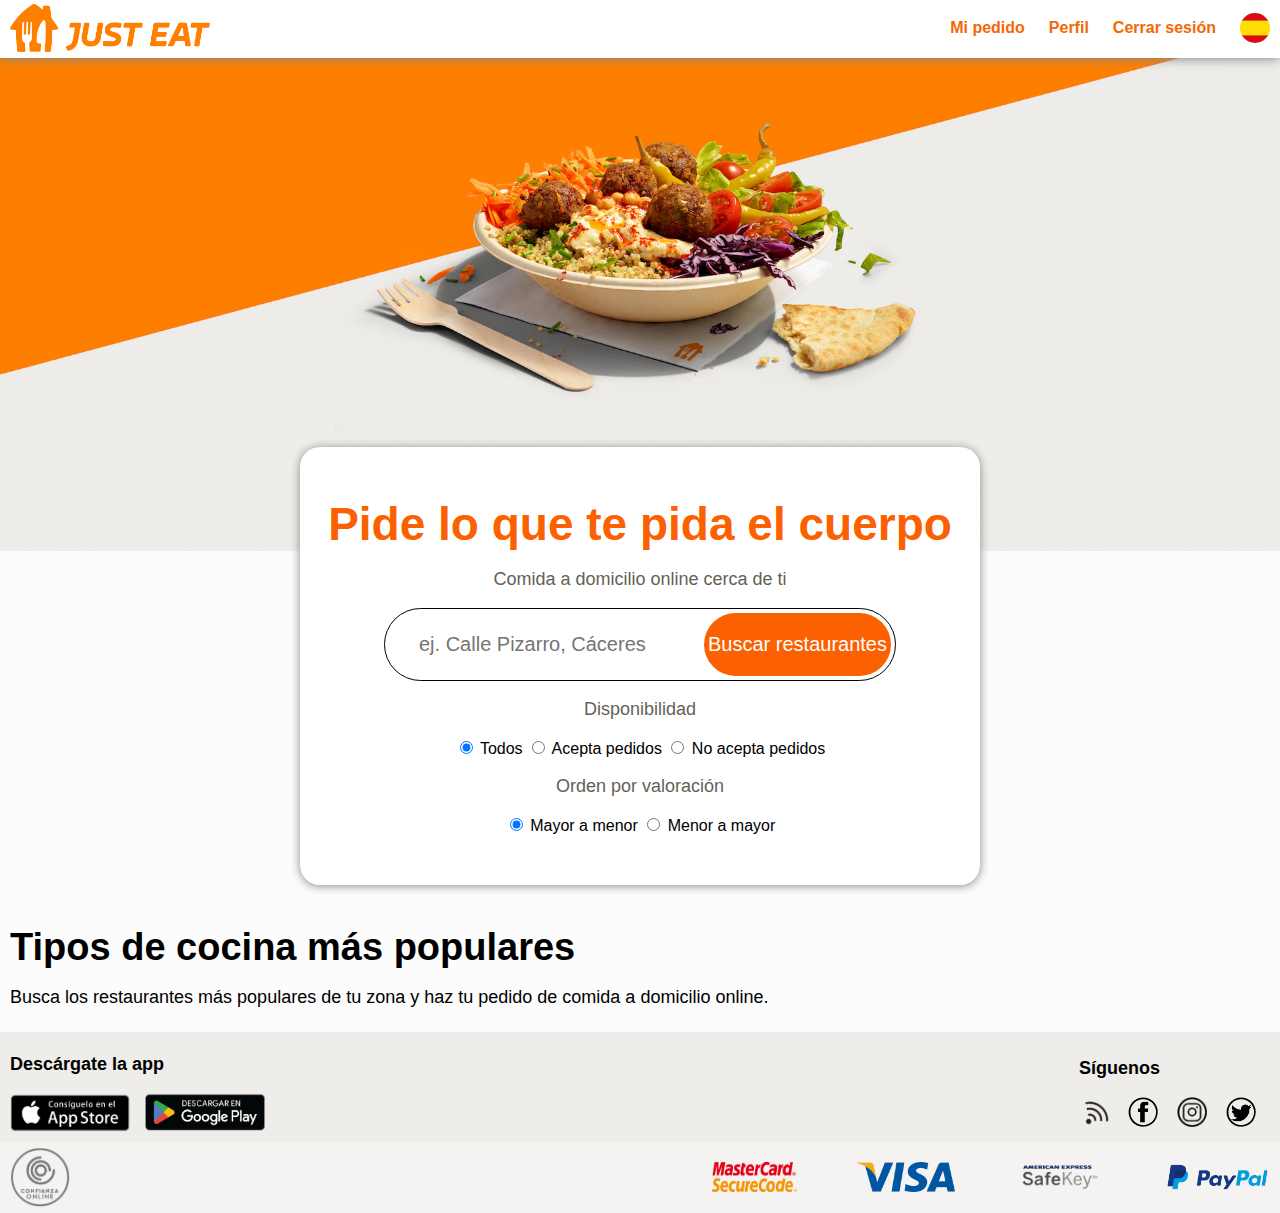
<file: src/main/webapp/pages/index.html>
<!DOCTYPE html>
<html lang="es" data-ng-app="JustEatApp">
	<head>
		<meta charset="UTF-8">
		<title>JustEat</title>
		<link rel="icon" href="../img/icon.png">
		<!-- Common stylesheets -->
		<link rel="stylesheet" href="../css/general/content.css">
	  	<link rel="stylesheet" href="../css/general/header.css">
	  	<link rel="stylesheet" href="../css/general/footer.css">
		<!-- AngularJS library -->
    	<script src="../js/angular/angular.js"></script>
		<script src="../js/angular/angular-route.js"></script>
		<!-- Modules -->
		<!-- Factories -->
	    <script src="../js/app.js"></script>
	    <script src="../js/factories/usersFactory.js"></script>
	    <script src="../js/factories/restaurantsFactory.js"></script>
	    <script src="../js/factories/ordersFactory.js"></script>
	    <script src="../js/factories/categoriesFactory.js"></script>
	    <script src="../js/factories/dishesFactory.js"></script>
	    <script src="../js/factories/reviewsFactory.js"></script>
	    <!-- Controllers -->
	    <script src="../js/controllers/userProfileCtrl.js"></script>
	    <script src="../js/controllers/editUserCtrl.js"></script>
	    <script src="../js/controllers/searchAndCategoriesCtrl.js"></script>
	    <script src="../js/controllers/deleteConfirmationHandlerCtrl.js"></script>
		<script src="../js/controllers/restaurantProfileCtrl.js"></script>
		<script src="../js/controllers/restaurantHandlerCtrl.js"></script>
		<script src="../js/controllers/insertReviewCtrl.js"></script>
		<script src="../js/controllers/dishHandlerCtrl.js"></script>
		<script src="../js/controllers/orderHandlerCtrl.js"></script>
		<script src="../js/controllers/searchHandlerCtrl.js"></script>
	</head>
	<body data-ng-view>
	</body>
</html>
</file>
<file: src/main/webapp/css/general/content.css>
@charset "UTF-8";

html, body {
    height: 100%;
}

body {
    font-family: Arial,sans-serif;
    display: flex;
    flex-direction: column;
    margin: 0;    
}

/*Rules applied to different elements*/

.content { 
    padding: 20px 300px 24px; 
}

@media ( max-width: 1400px) { 
    .content { padding: 4px 10px 6px; }
}

.box-shadow {
    box-shadow: 0px 1px 10px #888888;
}

a {
	text-decoration: none;
    color: #fb6101;
    font-weight: 600;
}

a:hover {
	color: #c04a00;
}

section {
	flex-grow: 1;
}
</file>
<file: src/main/webapp/css/general/header.css>
@charset "UTF-8";

/*Header rules*/
        
header { 
    display: flex; 
    align-items: center; 
    gap: 24px; 
    background-color: white; 
    position: sticky; 
} 

#logo, #logo-link { 
    margin-right: auto; 
    width: 200px; 
} 

#text-header, .text-header { 
    font-size: 16px; 
    text-decoration: none;
    color: #f36805;
    font-weight: 700;
} 

#text-header:hover, .text-header:hover { 
    cursor: pointer; 
    color: #c04a00;
} 

#country { 
    width: 30px; 
    aspect-ratio: 1/1; 
    border-radius: 40px; 
}
</file>
<file: src/main/webapp/css/general/footer.css>
@charset "UTF-8";

/*Contact footer rules*/

#contact {
    display: flex;
    flex-wrap: wrap;
    justify-content: space-between;
    align-items: center;
    background-color: #EFEDEA;
    font-size: 18px;
    font-weight: 700;
}

#app-resources  img {
    width: 120px;
    margin-right: 10px;
}

#social-networks img {
    width: 30px;
    margin-right: 14px;
}

#blog {
    transform: rotate(40deg);
}

/*Pay methods footer rules*/

#pay-methods {
    display: flex;
    flex-wrap: wrap;
    align-items: center;
    gap: 60px;
    background-color: #f5f3f1;
}

#pay-methods img {
    height: 30px;
}

#pay-methods #pay-certificate {
    margin-right: auto;
    height: 60px;
}
</file>
